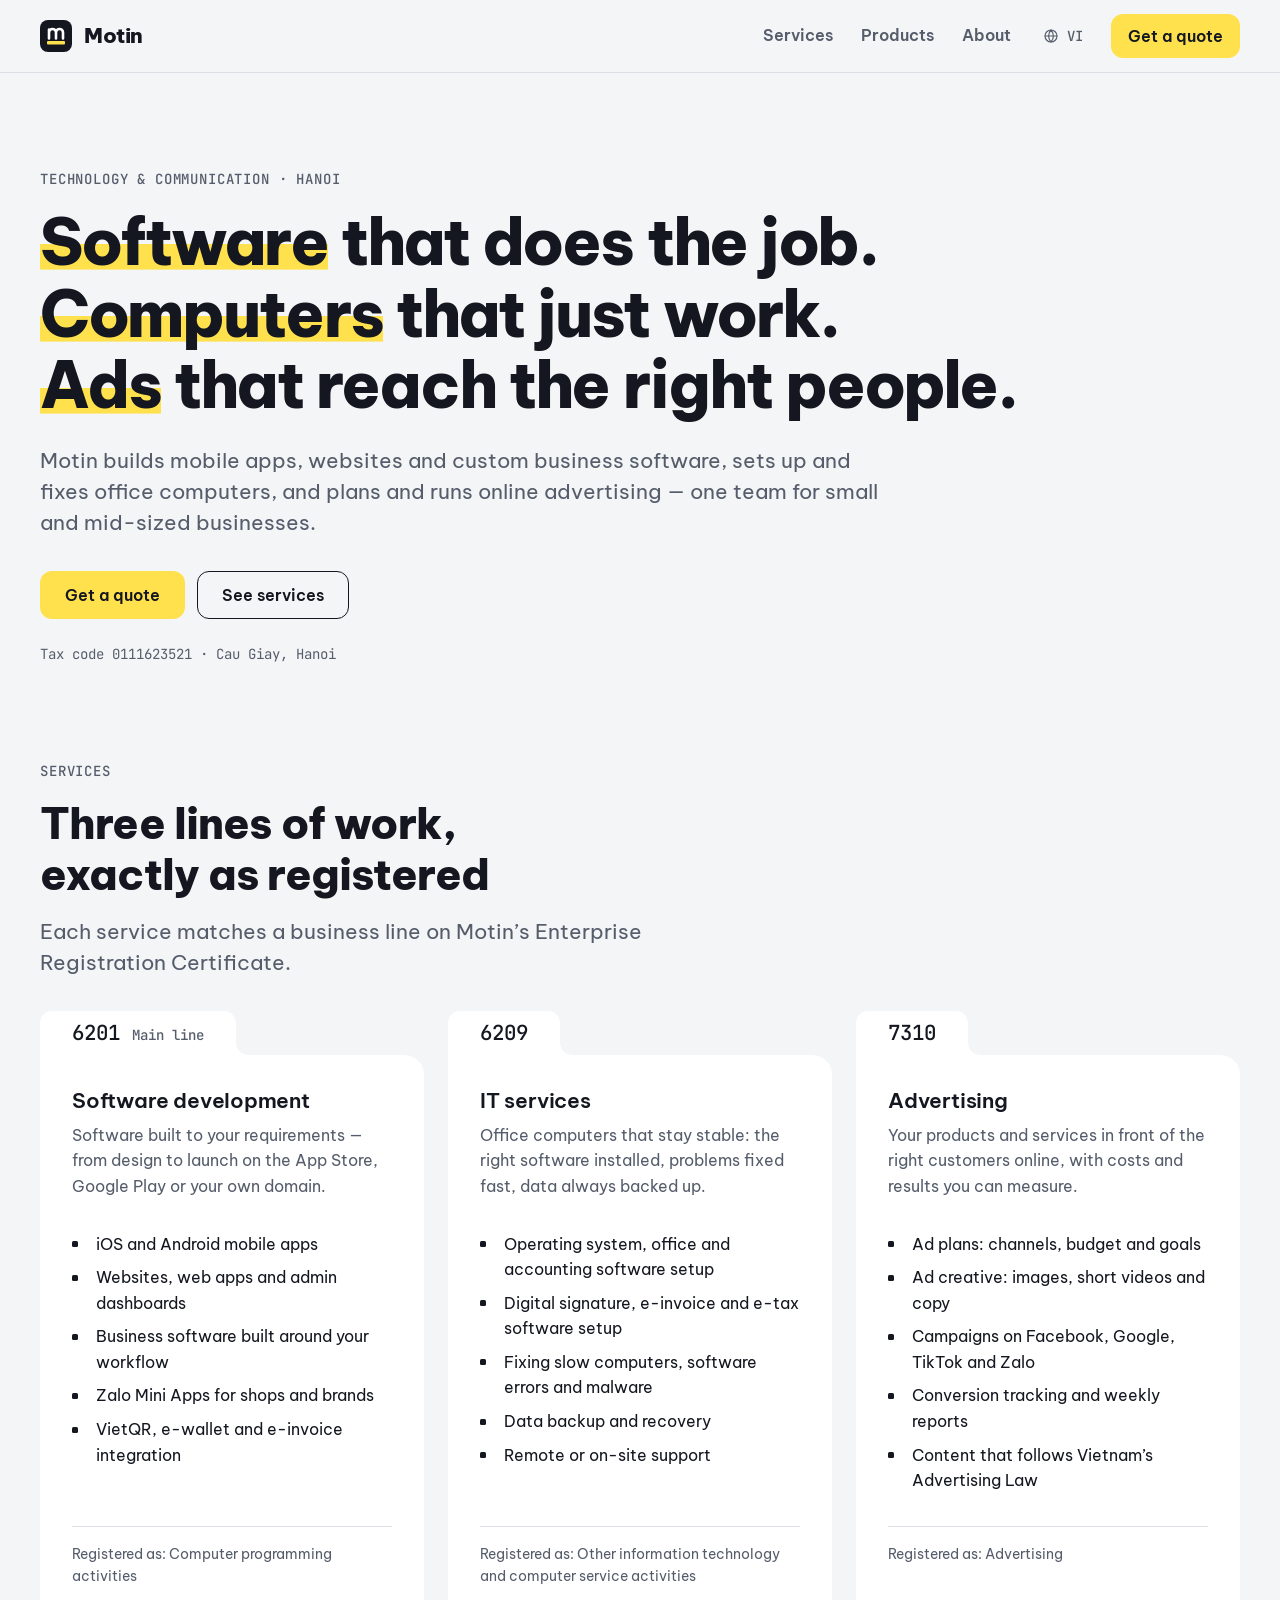
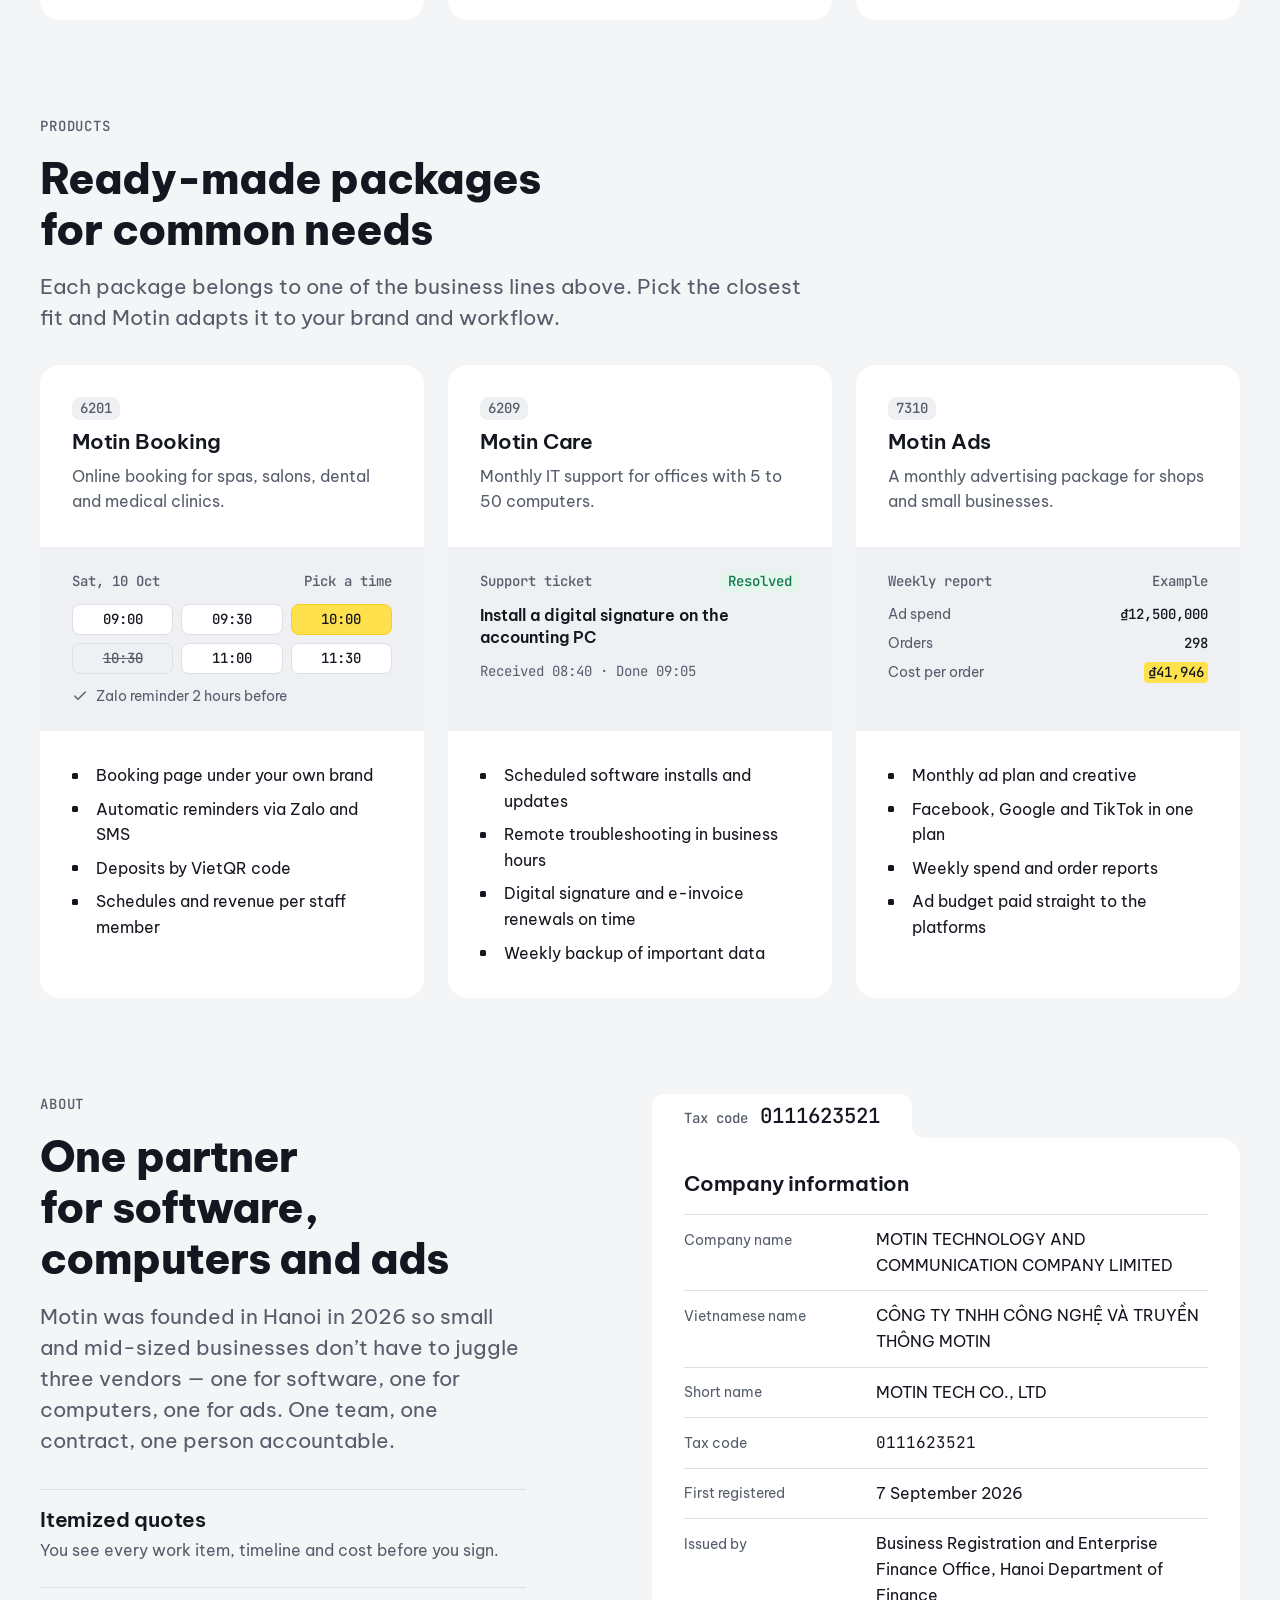
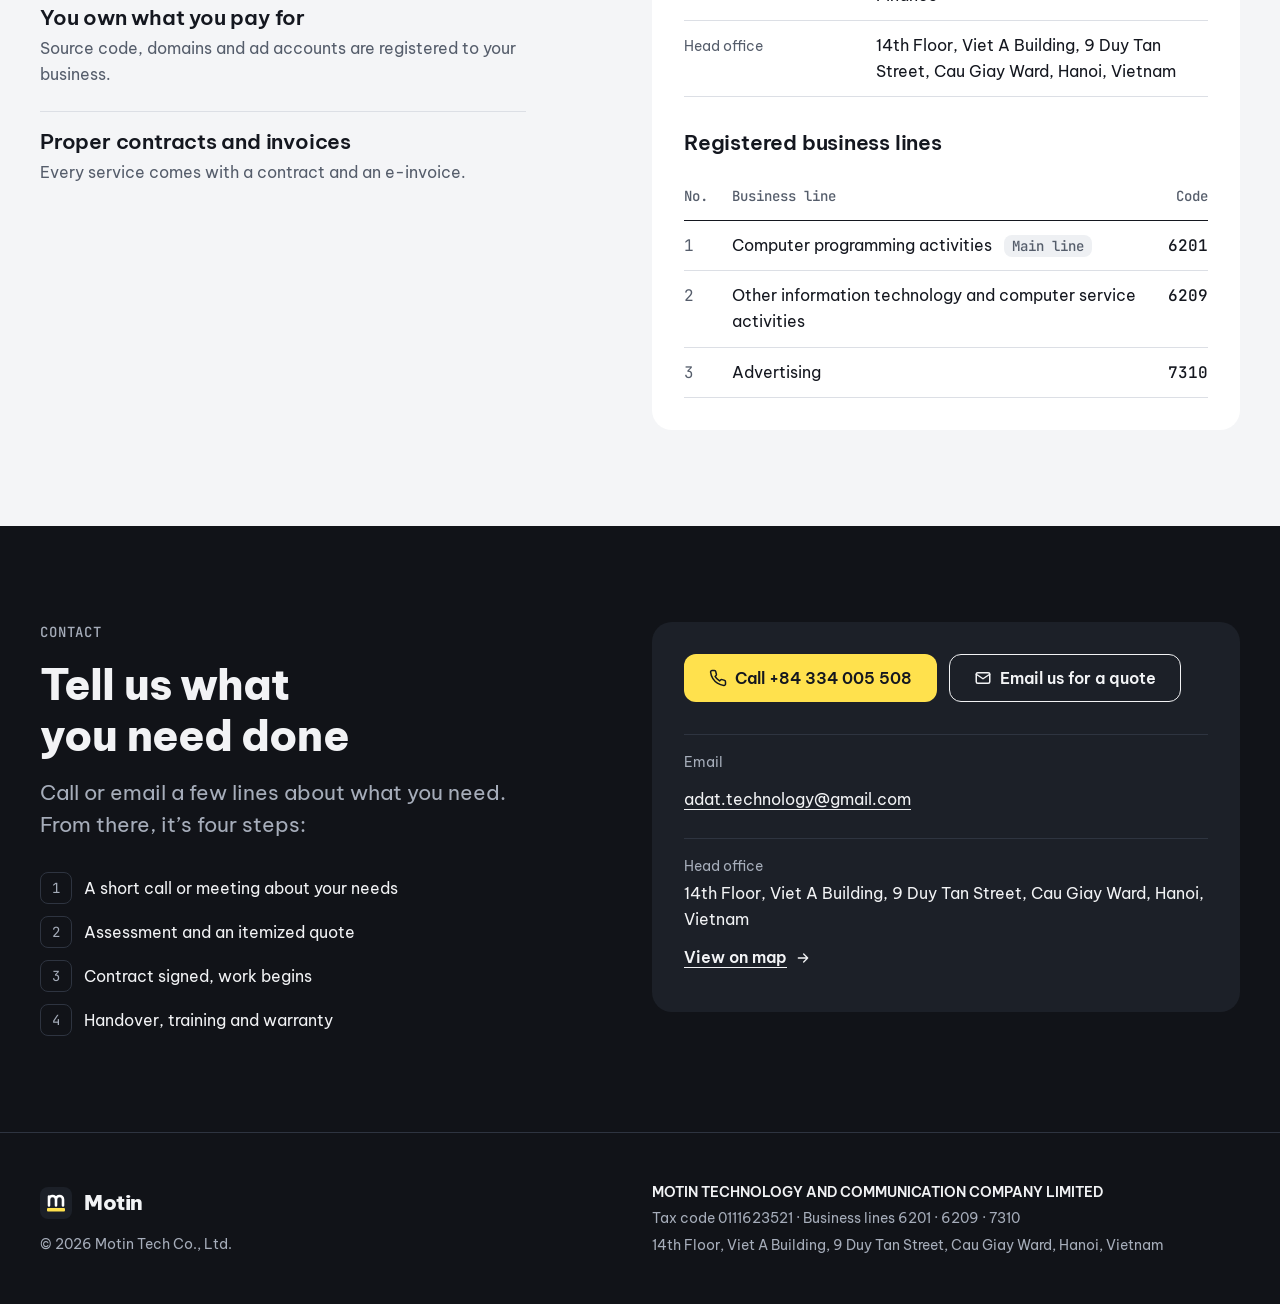
<file: index.html>
<!doctype html>
<html lang="en">
<head>
  <meta charset="utf-8">
  <meta name="viewport" content="width=device-width, initial-scale=1">
  <title>Motin — Software development, IT services &amp; advertising</title>
  <meta name="description" content="Motin Technology and Communication Co., Ltd (Hanoi, tax code 0111623521) builds apps, websites and business software, sets up and fixes office computers, and runs online advertising.">
  <meta name="theme-color" content="#F4F5F7">
  <meta property="og:type" content="website">
  <meta property="og:site_name" content="Motin">
  <meta property="og:locale" content="en_US">
  <meta property="og:locale:alternate" content="vi_VN">
  <meta property="og:title" content="Motin — Software development, IT services &amp; advertising">
  <meta property="og:description" content="Apps, websites and business software; office computer setup and troubleshooting; online advertising. Hanoi, Vietnam.">
  <link rel="icon" href="assets/favicon.svg" type="image/svg+xml">
  <link rel="preconnect" href="https://fonts.googleapis.com">
  <link rel="preconnect" href="https://fonts.gstatic.com" crossorigin>
  <link rel="stylesheet" href="https://fonts.googleapis.com/css2?family=Be+Vietnam+Pro:wght@400;600;800&amp;family=JetBrains+Mono:wght@500&amp;display=swap">
  <link rel="stylesheet" href="assets/style.css">
  <script type="application/ld+json">
  {
    "@context": "https://schema.org",
    "@type": "Organization",
    "name": "Motin",
    "legalName": "MOTIN TECHNOLOGY AND COMMUNICATION COMPANY LIMITED",
    "alternateName": ["CÔNG TY TNHH CÔNG NGHỆ VÀ TRUYỀN THÔNG MOTIN", "MOTIN TECH CO., LTD"],
    "taxID": "0111623521",
    "foundingDate": "2026-09-07",
    "telephone": "+84334005508",
    "email": "adat.technology@gmail.com",
    "address": {
      "@type": "PostalAddress",
      "streetAddress": "Tầng 14, Tòa nhà Việt Á, Số 9 Duy Tân, Phường Cầu Giấy",
      "addressLocality": "Hà Nội",
      "addressCountry": "VN"
    }
  }
  </script>
</head>
<body id="top">
  <a class="skip-link" href="#main">Skip to content</a>

  <header class="site-header">
    <div class="container site-header__bar">
      <a class="brand" href="#top">
        <svg class="brand__mark" viewBox="0 0 32 32" aria-hidden="true" focusable="false">
          <rect class="m-bg" width="32" height="32" rx="8"/>
          <path class="m-glyph" d="M9 18.5v-9M9 12.5a3.5 3.5 0 0 1 7 0v6M16 12.5a3.5 3.5 0 0 1 7 0v6" fill="none" stroke-width="2.6" stroke-linecap="round" stroke-linejoin="round"/>
          <rect class="m-bar" x="7" y="21" width="18" height="3.5" rx="1"/>
        </svg>
        Motin
      </a>
      <nav class="site-nav" aria-label="Main">
        <ul class="site-nav__links">
          <li><a href="#services">Services</a></li>
          <li><a href="#products">Products</a></li>
          <li><a href="#about">About</a></li>
        </ul>
        <a class="lang" href="vi/index.html" hreflang="vi" lang="vi">
          <svg viewBox="0 0 24 24" fill="none" stroke="currentColor" stroke-width="1.75" stroke-linecap="round" stroke-linejoin="round" aria-hidden="true" focusable="false"><circle cx="12" cy="12" r="9"/><path d="M3 12h18M12 3c2.4 2.5 3.6 5.5 3.6 9s-1.2 6.5-3.6 9c-2.4-2.5-3.6-5.5-3.6-9S9.6 5.5 12 3z"/></svg>
          VI<span class="sr-only"> – Tiếng Việt</span>
        </a>
        <a class="btn btn--primary btn--sm" href="#contact">Get a quote</a>
      </nav>
    </div>
  </header>

  <main id="main">
    <section class="hero" aria-labelledby="hero-title">
      <div class="container">
        <p class="eyebrow">Technology &amp; communication · Hanoi</p>
        <h1 class="hero__title" id="hero-title">
          <span><span class="hl" style="--i: 0">Software</span> that does the job.</span>
          <span><span class="hl" style="--i: 1">Computers</span> that just work.</span>
          <span><span class="hl" style="--i: 2">Ads</span> that reach the right people.</span>
        </h1>
        <p class="lead">Motin builds mobile apps, websites and custom business software, sets up and fixes office computers, and plans and runs online advertising — one team for small and mid-sized businesses.</p>
        <div class="hero__actions">
          <a class="btn btn--primary" href="#contact">Get a quote</a>
          <a class="btn btn--ghost" href="#services">See services</a>
        </div>
        <p class="hero__meta mono">Tax code 0111623521 · Cau Giay, Hanoi</p>
      </div>
    </section>

    <section class="section" id="services" aria-labelledby="services-title">
      <div class="container">
        <div class="section-head">
          <p class="eyebrow">Services</p>
          <h2 class="h2" id="services-title">Three lines of work, exactly as registered</h2>
          <p class="lead">Each service matches a business line on Motin’s Enterprise Registration Certificate.</p>
        </div>

        <div class="grid-3">
          <article class="folder" aria-labelledby="s-6201">
            <p class="folder__tab"><span><span class="sr-only">Business line code</span><span class="folder__code">6201</span><span class="folder__note">Main line</span></span></p>
            <div class="folder__head">
              <h3 id="s-6201">Software development</h3>
              <p>Software built to your requirements — from design to launch on the App Store, Google Play or your own domain.</p>
            </div>
            <ul class="ticks">
              <li>iOS and Android mobile apps</li>
              <li>Websites, web apps and admin dashboards</li>
              <li>Business software built around your workflow</li>
              <li>Zalo Mini Apps for shops and brands</li>
              <li>VietQR, e-wallet and e-invoice integration</li>
            </ul>
            <p class="folder__foot">Registered as: Computer programming activities</p>
          </article>

          <article class="folder" aria-labelledby="s-6209">
            <p class="folder__tab"><span><span class="sr-only">Business line code</span><span class="folder__code">6209</span></span></p>
            <div class="folder__head">
              <h3 id="s-6209">IT services</h3>
              <p>Office computers that stay stable: the right software installed, problems fixed fast, data always backed up.</p>
            </div>
            <ul class="ticks">
              <li>Operating system, office and accounting software setup</li>
              <li>Digital signature, e-invoice and e-tax software setup</li>
              <li>Fixing slow computers, software errors and malware</li>
              <li>Data backup and recovery</li>
              <li>Remote or on-site support</li>
            </ul>
            <p class="folder__foot">Registered as: Other information technology and computer service activities</p>
          </article>

          <article class="folder" aria-labelledby="s-7310">
            <p class="folder__tab"><span><span class="sr-only">Business line code</span><span class="folder__code">7310</span></span></p>
            <div class="folder__head">
              <h3 id="s-7310">Advertising</h3>
              <p>Your products and services in front of the right customers online, with costs and results you can measure.</p>
            </div>
            <ul class="ticks">
              <li>Ad plans: channels, budget and goals</li>
              <li>Ad creative: images, short videos and copy</li>
              <li>Campaigns on Facebook, Google, TikTok and Zalo</li>
              <li>Conversion tracking and weekly reports</li>
              <li>Content that follows Vietnam’s Advertising Law</li>
            </ul>
            <p class="folder__foot">Registered as: Advertising</p>
          </article>
        </div>
      </div>
    </section>

    <section class="section" id="products" aria-labelledby="products-title">
      <div class="container">
        <div class="section-head">
          <p class="eyebrow">Products</p>
          <h2 class="h2" id="products-title">Ready-made packages for common needs</h2>
          <p class="lead">Each package belongs to one of the business lines above. Pick the closest fit and Motin adapts it to your brand and workflow.</p>
        </div>

        <div class="grid-3">
          <article class="product" aria-labelledby="p-booking">
            <div class="product__head">
              <span class="chip"><span class="sr-only">Business line code </span>6201</span>
              <h3 id="p-booking">Motin Booking</h3>
              <p>Online booking for spas, salons, dental and medical clinics.</p>
            </div>
            <div class="specimen" role="img" aria-label="Illustration: a customer picking an appointment time">
              <div class="specimen__head"><span>Sat, 10 Oct</span><span>Pick a time</span></div>
              <div class="slots">
                <span class="slot">09:00</span>
                <span class="slot">09:30</span>
                <span class="slot slot--picked">10:00</span>
                <span class="slot slot--full">10:30</span>
                <span class="slot">11:00</span>
                <span class="slot">11:30</span>
              </div>
              <p class="specimen__foot"><svg viewBox="0 0 24 24" fill="none" stroke="currentColor" stroke-width="2" stroke-linecap="round" stroke-linejoin="round" aria-hidden="true" focusable="false"><path d="M20 6 9 17l-5-5"/></svg>Zalo reminder 2 hours before</p>
            </div>
            <ul class="ticks">
              <li>Booking page under your own brand</li>
              <li>Automatic reminders via Zalo and SMS</li>
              <li>Deposits by VietQR code</li>
              <li>Schedules and revenue per staff member</li>
            </ul>
          </article>

          <article class="product" aria-labelledby="p-care">
            <div class="product__head">
              <span class="chip"><span class="sr-only">Business line code </span>6209</span>
              <h3 id="p-care">Motin Care</h3>
              <p>Monthly IT support for offices with 5 to 50 computers.</p>
            </div>
            <div class="specimen" role="img" aria-label="Illustration: a resolved support ticket">
              <div class="specimen__head"><span>Support ticket</span><span class="status">Resolved</span></div>
              <p class="ticket-title">Install a digital signature on the accounting PC</p>
              <p class="specimen__foot mono">Received 08:40 · Done 09:05</p>
            </div>
            <ul class="ticks">
              <li>Scheduled software installs and updates</li>
              <li>Remote troubleshooting in business hours</li>
              <li>Digital signature and e-invoice renewals on time</li>
              <li>Weekly backup of important data</li>
            </ul>
          </article>

          <article class="product" aria-labelledby="p-ads">
            <div class="product__head">
              <span class="chip"><span class="sr-only">Business line code </span>7310</span>
              <h3 id="p-ads">Motin Ads</h3>
              <p>A monthly advertising package for shops and small businesses.</p>
            </div>
            <div class="specimen" role="img" aria-label="Illustration: an example weekly ad report">
              <div class="specimen__head"><span>Weekly report</span><span>Example</span></div>
              <dl class="report">
                <div><dt>Ad spend</dt><dd>₫12,500,000</dd></div>
                <div><dt>Orders</dt><dd>298</dd></div>
                <div class="is-key"><dt>Cost per order</dt><dd>₫41,946</dd></div>
              </dl>
            </div>
            <ul class="ticks">
              <li>Monthly ad plan and creative</li>
              <li>Facebook, Google and TikTok in one plan</li>
              <li>Weekly spend and order reports</li>
              <li>Ad budget paid straight to the platforms</li>
            </ul>
          </article>
        </div>
      </div>
    </section>

    <section class="section section--end" id="about" aria-labelledby="about-title">
      <div class="container split">
        <div class="about__intro">
          <div class="section-head">
            <p class="eyebrow">About</p>
            <h2 class="h2" id="about-title">One partner for software, computers and ads</h2>
            <p class="lead">Motin was founded in Hanoi in 2026 so small and mid-sized businesses don’t have to juggle three vendors — one for software, one for computers, one for ads. One team, one contract, one person accountable.</p>
          </div>
          <ul class="principles">
            <li>
              <h3>Itemized quotes</h3>
              <p>You see every work item, timeline and cost before you sign.</p>
            </li>
            <li>
              <h3>You own what you pay for</h3>
              <p>Source code, domains and ad accounts are registered to your business.</p>
            </li>
            <li>
              <h3>Proper contracts and invoices</h3>
              <p>Every service comes with a contract and an e-invoice.</p>
            </li>
          </ul>
        </div>

        <article class="folder" aria-labelledby="registry-title">
          <p class="folder__tab"><span><span class="folder__note">Tax code</span><span class="folder__code">0111623521</span></span></p>
          <div class="registry__group">
            <h3 id="registry-title">Company information</h3>
            <dl class="facts">
              <div><dt>Company name</dt><dd>MOTIN TECHNOLOGY AND COMMUNICATION COMPANY LIMITED</dd></div>
              <div><dt>Vietnamese name</dt><dd lang="vi">CÔNG TY TNHH CÔNG NGHỆ VÀ TRUYỀN THÔNG MOTIN</dd></div>
              <div><dt>Short name</dt><dd>MOTIN TECH CO., LTD</dd></div>
              <div><dt>Tax code</dt><dd class="mono">0111623521</dd></div>
              <div><dt>First registered</dt><dd>7 September 2026</dd></div>
              <div><dt>Issued by</dt><dd>Business Registration and Enterprise Finance Office, Hanoi Department of Finance</dd></div>
              <div><dt>Head office</dt><dd>14th Floor, Viet A Building, 9 Duy Tan Street, Cau Giay Ward, Hanoi, Vietnam</dd></div>
            </dl>
          </div>
          <div class="registry__group">
            <h3>Registered business lines</h3>
            <table class="reg">
              <thead>
                <tr><th scope="col" class="reg__no">No.</th><th scope="col">Business line</th><th scope="col" class="reg__code">Code</th></tr>
              </thead>
              <tbody>
                <tr><td class="reg__no">1</td><td>Computer programming activities <span class="chip">Main line</span></td><td class="reg__code">6201</td></tr>
                <tr><td class="reg__no">2</td><td>Other information technology and computer service activities</td><td class="reg__code">6209</td></tr>
                <tr><td class="reg__no">3</td><td>Advertising</td><td class="reg__code">7310</td></tr>
              </tbody>
            </table>
          </div>
        </article>
      </div>
    </section>

    <section class="section section--ink section--end" id="contact" aria-labelledby="contact-title">
      <div class="container split">
        <div class="contact__intro">
          <div class="section-head">
            <p class="eyebrow">Contact</p>
            <h2 class="h2" id="contact-title">Tell us what you need done</h2>
            <p class="lead">Call or email a few lines about what you need. From there, it’s four steps:</p>
          </div>
          <ol class="steps">
            <li><span>A short call or meeting about your needs</span></li>
            <li><span>Assessment and an itemized quote</span></li>
            <li><span>Contract signed, work begins</span></li>
            <li><span>Handover, training and warranty</span></li>
          </ol>
        </div>

        <div class="contact__card">
          <div class="contact__actions">
            <a class="btn btn--primary" href="tel:+84334005508">
              <svg viewBox="0 0 24 24" fill="none" stroke="currentColor" stroke-width="2" stroke-linecap="round" stroke-linejoin="round" aria-hidden="true" focusable="false"><path d="M22 16.92v3a2 2 0 0 1-2.18 2 19.8 19.8 0 0 1-8.63-3.07 19.5 19.5 0 0 1-6-6A19.8 19.8 0 0 1 2.12 4.18 2 2 0 0 1 4.11 2h3a2 2 0 0 1 2 1.72c.13.96.36 1.9.7 2.81a2 2 0 0 1-.45 2.11L8.09 9.91a16 16 0 0 0 6 6l1.27-1.27a2 2 0 0 1 2.11-.45c.91.34 1.85.57 2.81.7A2 2 0 0 1 22 16.92z"/></svg>
              Call +84 334 005 508
            </a>
            <a class="btn btn--ghost" href="mailto:adat.technology@gmail.com?subject=Quote%20request&amp;body=Hello%20Motin%2C%0D%0A%0D%0AI%20need%20help%20with%3A%20%28software%20development%20%2F%20IT%20services%20%2F%20advertising%29%0D%0AShort%20description%3A%0D%0APreferred%20timeline%3A%0D%0ACompany%20name%3A%0D%0APhone%20number%3A%0D%0A">
              <svg viewBox="0 0 24 24" fill="none" stroke="currentColor" stroke-width="2" stroke-linecap="round" stroke-linejoin="round" aria-hidden="true" focusable="false"><rect x="3" y="5" width="18" height="14" rx="2"/><path d="m3 7 9 6 9-6"/></svg>
              Email us for a quote
            </a>
          </div>
          <dl class="contact__info">
            <div>
              <dt>Email</dt>
              <dd><a href="mailto:adat.technology@gmail.com">adat.technology@gmail.com</a></dd>
            </div>
            <div>
              <dt>Head office</dt>
              <dd>14th Floor, Viet A Building, 9 Duy Tan Street, Cau Giay Ward, Hanoi, Vietnam</dd>
              <dd>
                <a class="link-arrow" href="https://www.google.com/maps/search/?api=1&amp;query=T%C3%B2a%20nh%C3%A0%20Vi%E1%BB%87t%20%C3%81%2C%209%20Duy%20T%C3%A2n%2C%20C%E1%BA%A7u%20Gi%E1%BA%A5y%2C%20H%C3%A0%20N%E1%BB%99i">
                  View on map
                  <svg viewBox="0 0 24 24" fill="none" stroke="currentColor" stroke-width="2" stroke-linecap="round" stroke-linejoin="round" aria-hidden="true" focusable="false"><path d="M5 12h14M13 6l6 6-6 6"/></svg>
                </a>
              </dd>
            </div>
          </dl>
        </div>
      </div>
    </section>
  </main>

  <footer class="site-footer">
    <div class="container site-footer__inner">
      <div class="site-footer__brand">
        <a class="brand" href="#top">
          <svg class="brand__mark" viewBox="0 0 32 32" aria-hidden="true" focusable="false">
            <rect class="m-bg" width="32" height="32" rx="8"/>
            <path class="m-glyph" d="M9 18.5v-9M9 12.5a3.5 3.5 0 0 1 7 0v6M16 12.5a3.5 3.5 0 0 1 7 0v6" fill="none" stroke-width="2.6" stroke-linecap="round" stroke-linejoin="round"/>
            <rect class="m-bar" x="7" y="21" width="18" height="3.5" rx="1"/>
          </svg>
          Motin
        </a>
        <p>© 2026 Motin Tech Co., Ltd.</p>
      </div>
      <div class="site-footer__legal">
        <p><strong>MOTIN TECHNOLOGY AND COMMUNICATION COMPANY LIMITED</strong></p>
        <p>Tax code 0111623521 · Business lines 6201 · 6209 · 7310</p>
        <p>14th Floor, Viet A Building, 9 Duy Tan Street, Cau Giay Ward, Hanoi, Vietnam</p>
      </div>
    </div>
  </footer>
</body>
</html>
</file>
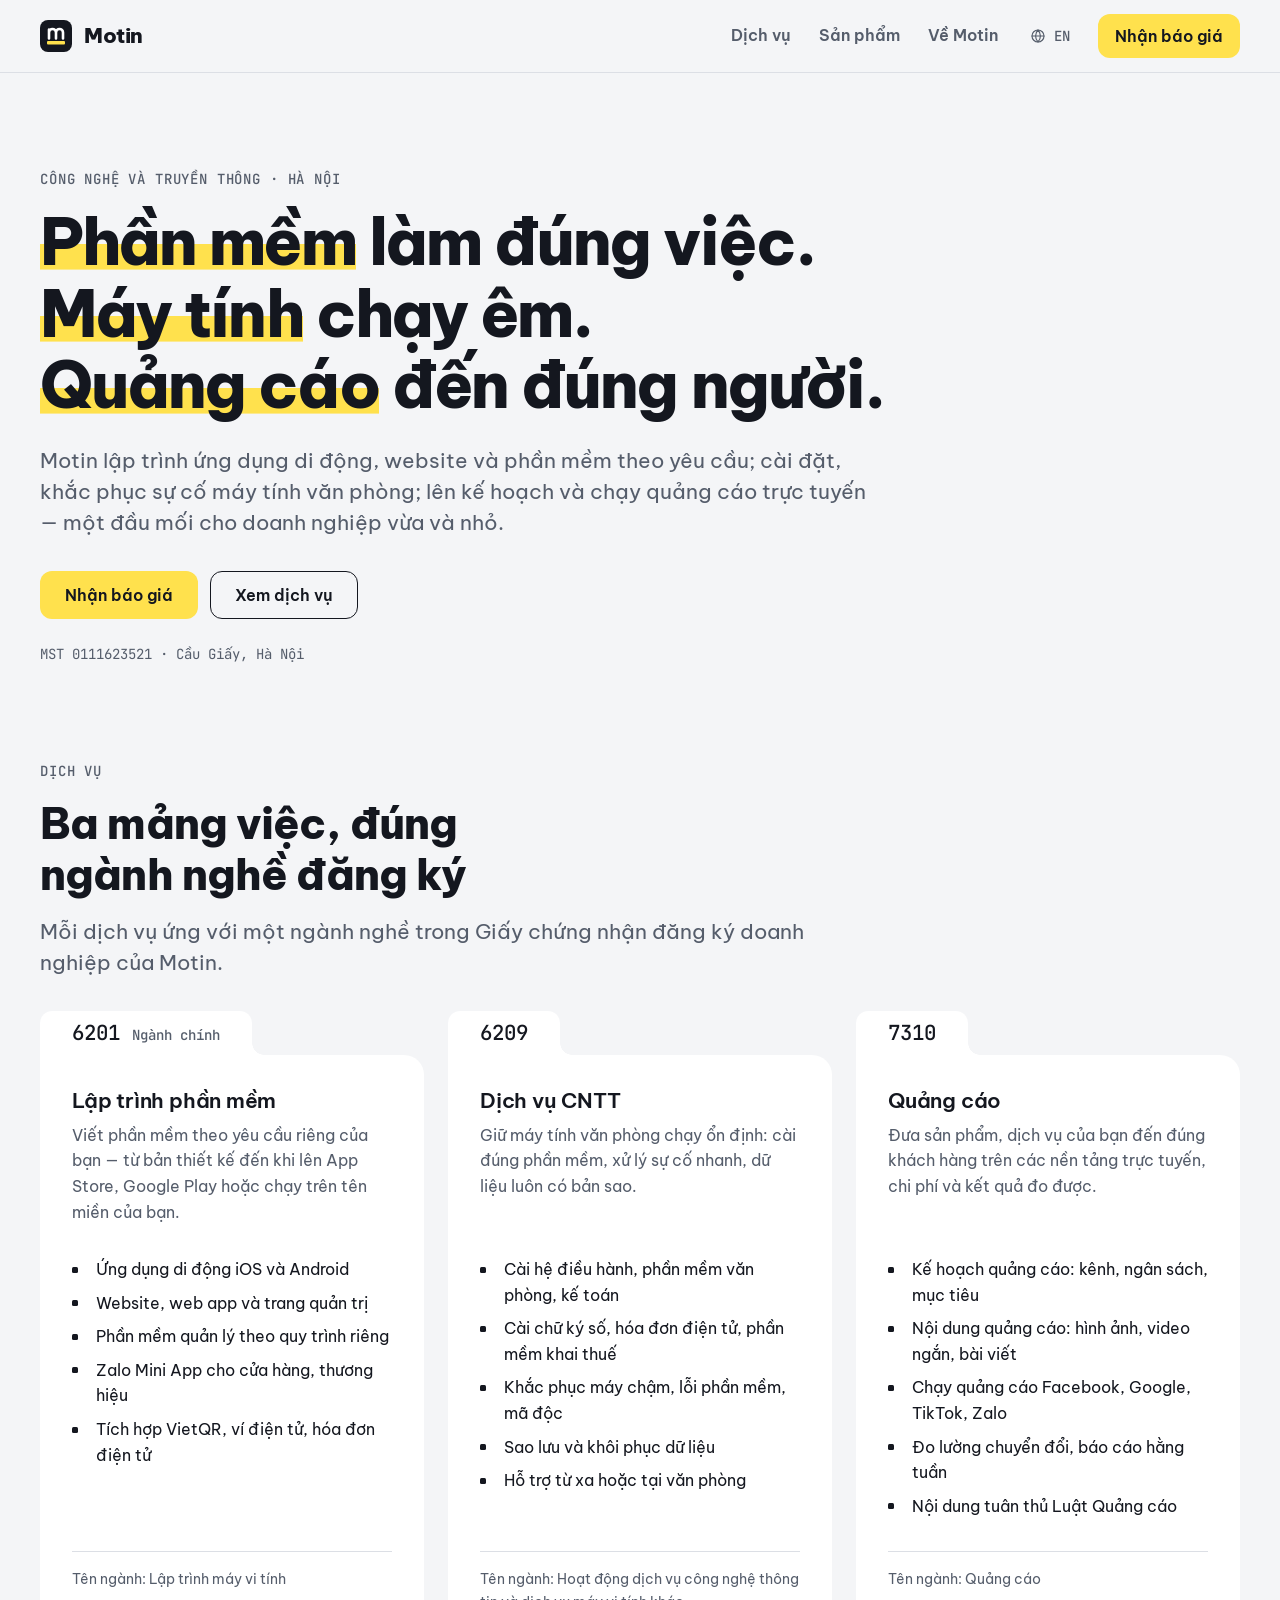
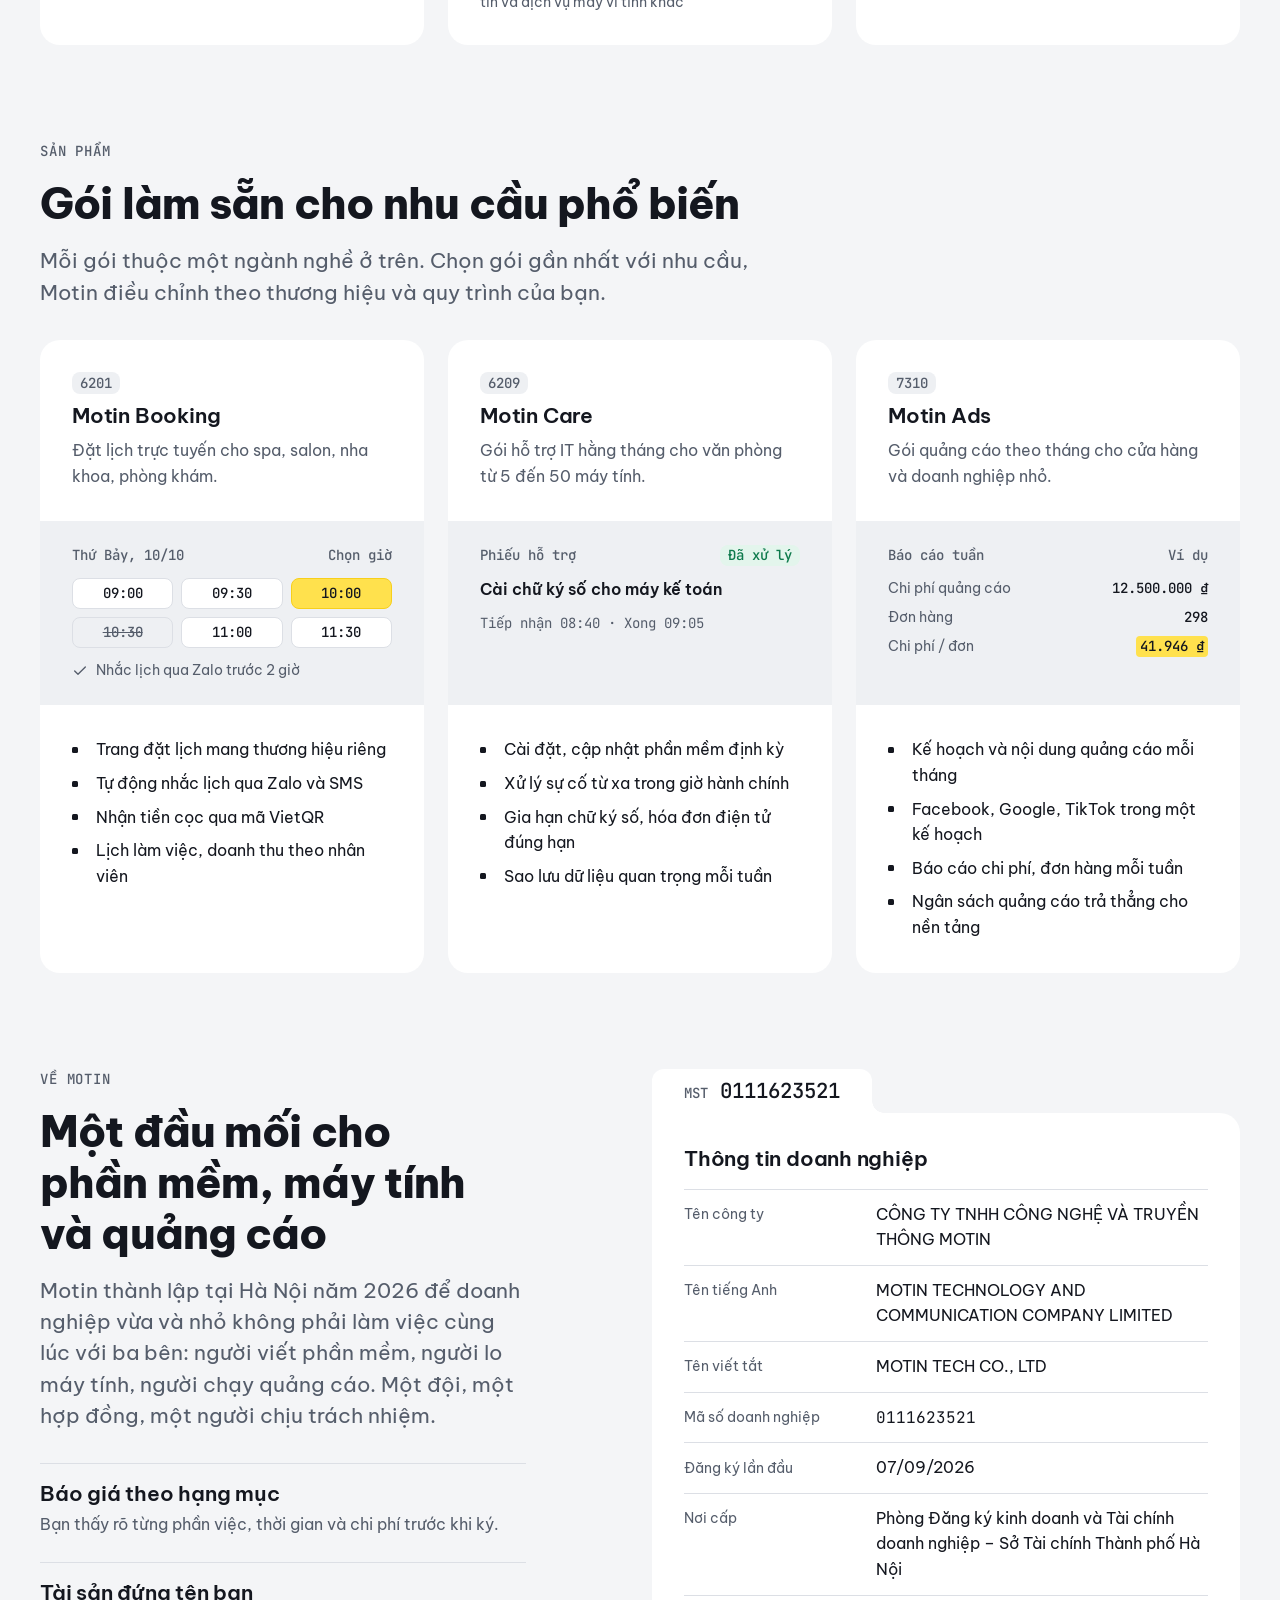
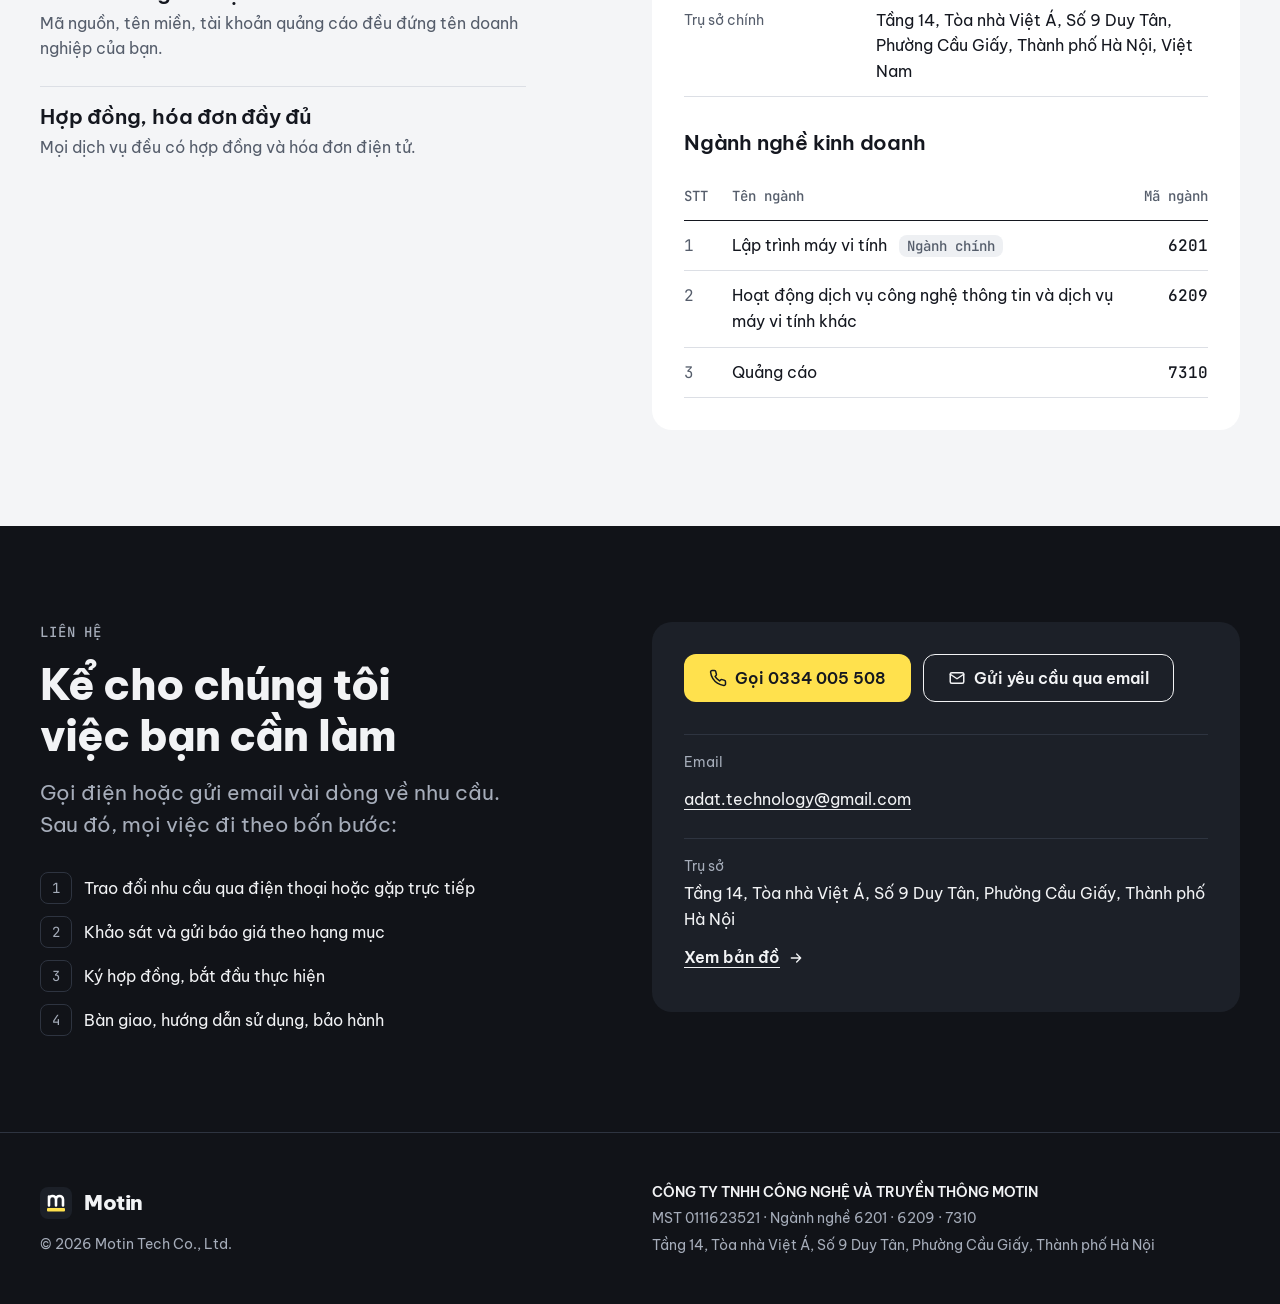
<file: vi/index.html>
<!doctype html>
<html lang="vi">
<head>
  <meta charset="utf-8">
  <meta name="viewport" content="width=device-width, initial-scale=1">
  <title>Motin — Lập trình phần mềm, dịch vụ CNTT và quảng cáo</title>
  <meta name="description" content="Công ty TNHH Công nghệ và Truyền thông Motin (MST 0111623521, Hà Nội): lập trình ứng dụng, website, phần mềm theo yêu cầu; cài đặt, khắc phục sự cố máy tính; chạy quảng cáo trực tuyến.">
  <meta name="theme-color" content="#F4F5F7">
  <meta property="og:type" content="website">
  <meta property="og:site_name" content="Motin">
  <meta property="og:locale" content="vi_VN">
  <meta property="og:locale:alternate" content="en_US">
  <meta property="og:title" content="Motin — Lập trình phần mềm, dịch vụ CNTT và quảng cáo">
  <meta property="og:description" content="Ứng dụng, website, phần mềm theo yêu cầu; cài đặt và khắc phục sự cố máy tính văn phòng; quảng cáo trực tuyến. Hà Nội.">
  <link rel="icon" href="../assets/favicon.svg" type="image/svg+xml">
  <link rel="preconnect" href="https://fonts.googleapis.com">
  <link rel="preconnect" href="https://fonts.gstatic.com" crossorigin>
  <link rel="stylesheet" href="https://fonts.googleapis.com/css2?family=Be+Vietnam+Pro:wght@400;600;800&amp;family=JetBrains+Mono:wght@500&amp;display=swap">
  <link rel="stylesheet" href="../assets/style.css">
  <script type="application/ld+json">
  {
    "@context": "https://schema.org",
    "@type": "Organization",
    "name": "Motin",
    "legalName": "CÔNG TY TNHH CÔNG NGHỆ VÀ TRUYỀN THÔNG MOTIN",
    "alternateName": ["MOTIN TECHNOLOGY AND COMMUNICATION COMPANY LIMITED", "MOTIN TECH CO., LTD"],
    "taxID": "0111623521",
    "foundingDate": "2026-09-07",
    "telephone": "+84334005508",
    "email": "adat.technology@gmail.com",
    "address": {
      "@type": "PostalAddress",
      "streetAddress": "Tầng 14, Tòa nhà Việt Á, Số 9 Duy Tân, Phường Cầu Giấy",
      "addressLocality": "Hà Nội",
      "addressCountry": "VN"
    }
  }
  </script>
</head>
<body id="top">
  <a class="skip-link" href="#noi-dung">Bỏ qua đến nội dung</a>

  <header class="site-header">
    <div class="container site-header__bar">
      <a class="brand" href="#top">
        <svg class="brand__mark" viewBox="0 0 32 32" aria-hidden="true" focusable="false">
          <rect class="m-bg" width="32" height="32" rx="8"/>
          <path class="m-glyph" d="M9 18.5v-9M9 12.5a3.5 3.5 0 0 1 7 0v6M16 12.5a3.5 3.5 0 0 1 7 0v6" fill="none" stroke-width="2.6" stroke-linecap="round" stroke-linejoin="round"/>
          <rect class="m-bar" x="7" y="21" width="18" height="3.5" rx="1"/>
        </svg>
        Motin
      </a>
      <nav class="site-nav" aria-label="Điều hướng chính">
        <ul class="site-nav__links">
          <li><a href="#dich-vu">Dịch vụ</a></li>
          <li><a href="#san-pham">Sản phẩm</a></li>
          <li><a href="#ve-motin">Về Motin</a></li>
        </ul>
        <a class="lang" href="../index.html" hreflang="en" lang="en">
          <svg viewBox="0 0 24 24" fill="none" stroke="currentColor" stroke-width="1.75" stroke-linecap="round" stroke-linejoin="round" aria-hidden="true" focusable="false"><circle cx="12" cy="12" r="9"/><path d="M3 12h18M12 3c2.4 2.5 3.6 5.5 3.6 9s-1.2 6.5-3.6 9c-2.4-2.5-3.6-5.5-3.6-9S9.6 5.5 12 3z"/></svg>
          EN<span class="sr-only"> – English</span>
        </a>
        <a class="btn btn--primary btn--sm" href="#lien-he">Nhận báo giá</a>
      </nav>
    </div>
  </header>

  <main id="noi-dung">
    <section class="hero" aria-labelledby="hero-title">
      <div class="container">
        <p class="eyebrow">Công nghệ và truyền thông · Hà Nội</p>
        <h1 class="hero__title" id="hero-title">
          <span><span class="hl" style="--i: 0">Phần mềm</span> làm đúng&nbsp;việc.</span>
          <span><span class="hl" style="--i: 1">Máy tính</span> chạy&nbsp;êm.</span>
          <span><span class="hl" style="--i: 2">Quảng cáo</span> đến đúng&nbsp;người.</span>
        </h1>
        <p class="lead">Motin lập trình ứng dụng di động, website và phần mềm theo yêu cầu; cài đặt, khắc phục sự cố máy tính văn phòng; lên kế hoạch và chạy quảng cáo trực tuyến — một đầu mối cho doanh nghiệp vừa và nhỏ.</p>
        <div class="hero__actions">
          <a class="btn btn--primary" href="#lien-he">Nhận báo giá</a>
          <a class="btn btn--ghost" href="#dich-vu">Xem dịch vụ</a>
        </div>
        <p class="hero__meta mono">MST 0111623521 · Cầu Giấy, Hà Nội</p>
      </div>
    </section>

    <section class="section" id="dich-vu" aria-labelledby="dich-vu-title">
      <div class="container">
        <div class="section-head">
          <p class="eyebrow">Dịch vụ</p>
          <h2 class="h2" id="dich-vu-title">Ba mảng&nbsp;việc, đúng ngành&nbsp;nghề đăng&nbsp;ký</h2>
          <p class="lead">Mỗi dịch vụ ứng với một ngành nghề trong Giấy chứng nhận đăng ký doanh nghiệp của Motin.</p>
        </div>

        <div class="grid-3">
          <article class="folder" aria-labelledby="s-6201">
            <p class="folder__tab"><span><span class="sr-only">Mã ngành</span><span class="folder__code">6201</span><span class="folder__note">Ngành chính</span></span></p>
            <div class="folder__head">
              <h3 id="s-6201">Lập trình phần mềm</h3>
              <p>Viết phần mềm theo yêu cầu riêng của bạn — từ bản thiết kế đến khi lên App Store, Google Play hoặc chạy trên tên miền của bạn.</p>
            </div>
            <ul class="ticks">
              <li>Ứng dụng di động iOS và Android</li>
              <li>Website, web app và trang quản trị</li>
              <li>Phần mềm quản lý theo quy trình riêng</li>
              <li>Zalo Mini App cho cửa hàng, thương hiệu</li>
              <li>Tích hợp VietQR, ví điện tử, hóa đơn điện tử</li>
            </ul>
            <p class="folder__foot">Tên ngành: Lập trình máy vi tính</p>
          </article>

          <article class="folder" aria-labelledby="s-6209">
            <p class="folder__tab"><span><span class="sr-only">Mã ngành</span><span class="folder__code">6209</span></span></p>
            <div class="folder__head">
              <h3 id="s-6209">Dịch vụ CNTT</h3>
              <p>Giữ máy tính văn phòng chạy ổn định: cài đúng phần mềm, xử lý sự cố nhanh, dữ liệu luôn có bản sao.</p>
            </div>
            <ul class="ticks">
              <li>Cài hệ điều hành, phần mềm văn phòng, kế toán</li>
              <li>Cài chữ ký số, hóa đơn điện tử, phần mềm khai thuế</li>
              <li>Khắc phục máy chậm, lỗi phần mềm, mã độc</li>
              <li>Sao lưu và khôi phục dữ liệu</li>
              <li>Hỗ trợ từ xa hoặc tại văn phòng</li>
            </ul>
            <p class="folder__foot">Tên ngành: Hoạt động dịch vụ công nghệ thông tin và dịch vụ máy vi tính khác</p>
          </article>

          <article class="folder" aria-labelledby="s-7310">
            <p class="folder__tab"><span><span class="sr-only">Mã ngành</span><span class="folder__code">7310</span></span></p>
            <div class="folder__head">
              <h3 id="s-7310">Quảng cáo</h3>
              <p>Đưa sản phẩm, dịch vụ của bạn đến đúng khách hàng trên các nền tảng trực tuyến, chi phí và kết quả đo được.</p>
            </div>
            <ul class="ticks">
              <li>Kế hoạch quảng cáo: kênh, ngân sách, mục tiêu</li>
              <li>Nội dung quảng cáo: hình ảnh, video ngắn, bài viết</li>
              <li>Chạy quảng cáo Facebook, Google, TikTok, Zalo</li>
              <li>Đo lường chuyển đổi, báo cáo hằng tuần</li>
              <li>Nội dung tuân thủ Luật Quảng cáo</li>
            </ul>
            <p class="folder__foot">Tên ngành: Quảng cáo</p>
          </article>
        </div>
      </div>
    </section>

    <section class="section" id="san-pham" aria-labelledby="san-pham-title">
      <div class="container">
        <div class="section-head">
          <p class="eyebrow">Sản phẩm</p>
          <h2 class="h2" id="san-pham-title">Gói làm&nbsp;sẵn cho nhu&nbsp;cầu phổ&nbsp;biến</h2>
          <p class="lead">Mỗi gói thuộc một ngành nghề ở trên. Chọn gói gần nhất với nhu cầu, Motin điều chỉnh theo thương hiệu và quy trình của bạn.</p>
        </div>

        <div class="grid-3">
          <article class="product" aria-labelledby="p-booking">
            <div class="product__head">
              <span class="chip"><span class="sr-only">Mã ngành </span>6201</span>
              <h3 id="p-booking">Motin Booking</h3>
              <p>Đặt lịch trực tuyến cho spa, salon, nha khoa, phòng khám.</p>
            </div>
            <div class="specimen" role="img" aria-label="Minh họa: khách chọn giờ đặt lịch">
              <div class="specimen__head"><span>Thứ Bảy, 10/10</span><span>Chọn giờ</span></div>
              <div class="slots">
                <span class="slot">09:00</span>
                <span class="slot">09:30</span>
                <span class="slot slot--picked">10:00</span>
                <span class="slot slot--full">10:30</span>
                <span class="slot">11:00</span>
                <span class="slot">11:30</span>
              </div>
              <p class="specimen__foot"><svg viewBox="0 0 24 24" fill="none" stroke="currentColor" stroke-width="2" stroke-linecap="round" stroke-linejoin="round" aria-hidden="true" focusable="false"><path d="M20 6 9 17l-5-5"/></svg>Nhắc lịch qua Zalo trước 2 giờ</p>
            </div>
            <ul class="ticks">
              <li>Trang đặt lịch mang thương hiệu riêng</li>
              <li>Tự động nhắc lịch qua Zalo và SMS</li>
              <li>Nhận tiền cọc qua mã VietQR</li>
              <li>Lịch làm việc, doanh thu theo nhân viên</li>
            </ul>
          </article>

          <article class="product" aria-labelledby="p-care">
            <div class="product__head">
              <span class="chip"><span class="sr-only">Mã ngành </span>6209</span>
              <h3 id="p-care">Motin Care</h3>
              <p>Gói hỗ trợ IT hằng tháng cho văn phòng từ 5 đến 50 máy tính.</p>
            </div>
            <div class="specimen" role="img" aria-label="Minh họa: phiếu hỗ trợ đã xử lý">
              <div class="specimen__head"><span>Phiếu hỗ trợ</span><span class="status">Đã xử lý</span></div>
              <p class="ticket-title">Cài chữ ký số cho máy kế toán</p>
              <p class="specimen__foot mono">Tiếp nhận 08:40 · Xong 09:05</p>
            </div>
            <ul class="ticks">
              <li>Cài đặt, cập nhật phần mềm định kỳ</li>
              <li>Xử lý sự cố từ xa trong giờ hành chính</li>
              <li>Gia hạn chữ ký số, hóa đơn điện tử đúng hạn</li>
              <li>Sao lưu dữ liệu quan trọng mỗi tuần</li>
            </ul>
          </article>

          <article class="product" aria-labelledby="p-ads">
            <div class="product__head">
              <span class="chip"><span class="sr-only">Mã ngành </span>7310</span>
              <h3 id="p-ads">Motin Ads</h3>
              <p>Gói quảng cáo theo tháng cho cửa hàng và doanh nghiệp nhỏ.</p>
            </div>
            <div class="specimen" role="img" aria-label="Minh họa: ví dụ báo cáo quảng cáo hằng tuần">
              <div class="specimen__head"><span>Báo cáo tuần</span><span>Ví dụ</span></div>
              <dl class="report">
                <div><dt>Chi phí quảng cáo</dt><dd>12.500.000 ₫</dd></div>
                <div><dt>Đơn hàng</dt><dd>298</dd></div>
                <div class="is-key"><dt>Chi phí / đơn</dt><dd>41.946 ₫</dd></div>
              </dl>
            </div>
            <ul class="ticks">
              <li>Kế hoạch và nội dung quảng cáo mỗi tháng</li>
              <li>Facebook, Google, TikTok trong một kế hoạch</li>
              <li>Báo cáo chi phí, đơn hàng mỗi tuần</li>
              <li>Ngân sách quảng cáo trả thẳng cho nền tảng</li>
            </ul>
          </article>
        </div>
      </div>
    </section>

    <section class="section section--end" id="ve-motin" aria-labelledby="ve-motin-title">
      <div class="container split">
        <div class="about__intro">
          <div class="section-head">
            <p class="eyebrow">Về Motin</p>
            <h2 class="h2" id="ve-motin-title">Một đầu&nbsp;mối cho phần&nbsp;mềm, máy&nbsp;tính và quảng&nbsp;cáo</h2>
            <p class="lead">Motin thành lập tại Hà Nội năm 2026 để doanh nghiệp vừa và nhỏ không phải làm việc cùng lúc với ba bên: người viết phần mềm, người lo máy tính, người chạy quảng cáo. Một đội, một hợp đồng, một người chịu trách nhiệm.</p>
          </div>
          <ul class="principles">
            <li>
              <h3>Báo giá theo hạng mục</h3>
              <p>Bạn thấy rõ từng phần việc, thời gian và chi phí trước khi ký.</p>
            </li>
            <li>
              <h3>Tài sản đứng tên bạn</h3>
              <p>Mã nguồn, tên miền, tài khoản quảng cáo đều đứng tên doanh nghiệp của bạn.</p>
            </li>
            <li>
              <h3>Hợp đồng, hóa đơn đầy đủ</h3>
              <p>Mọi dịch vụ đều có hợp đồng và hóa đơn điện tử.</p>
            </li>
          </ul>
        </div>

        <article class="folder" aria-labelledby="ho-so-title">
          <p class="folder__tab"><span><span class="folder__note">MST</span><span class="folder__code">0111623521</span></span></p>
          <div class="registry__group">
            <h3 id="ho-so-title">Thông tin doanh nghiệp</h3>
            <dl class="facts">
              <div><dt>Tên công ty</dt><dd>CÔNG TY TNHH CÔNG NGHỆ VÀ TRUYỀN THÔNG MOTIN</dd></div>
              <div><dt>Tên tiếng Anh</dt><dd lang="en">MOTIN TECHNOLOGY AND COMMUNICATION COMPANY LIMITED</dd></div>
              <div><dt>Tên viết tắt</dt><dd lang="en">MOTIN TECH CO., LTD</dd></div>
              <div><dt>Mã số doanh nghiệp</dt><dd class="mono">0111623521</dd></div>
              <div><dt>Đăng ký lần đầu</dt><dd>07/09/2026</dd></div>
              <div><dt>Nơi cấp</dt><dd>Phòng Đăng ký kinh doanh và Tài chính doanh nghiệp – Sở Tài chính Thành phố Hà Nội</dd></div>
              <div><dt>Trụ sở chính</dt><dd>Tầng 14, Tòa nhà Việt Á, Số 9 Duy Tân, Phường Cầu Giấy, Thành phố Hà Nội, Việt Nam</dd></div>
            </dl>
          </div>
          <div class="registry__group">
            <h3>Ngành nghề kinh doanh</h3>
            <table class="reg">
              <thead>
                <tr><th scope="col" class="reg__no">STT</th><th scope="col">Tên ngành</th><th scope="col" class="reg__code">Mã ngành</th></tr>
              </thead>
              <tbody>
                <tr><td class="reg__no">1</td><td>Lập trình máy vi tính <span class="chip">Ngành chính</span></td><td class="reg__code">6201</td></tr>
                <tr><td class="reg__no">2</td><td>Hoạt động dịch vụ công nghệ thông tin và dịch vụ máy vi tính khác</td><td class="reg__code">6209</td></tr>
                <tr><td class="reg__no">3</td><td>Quảng cáo</td><td class="reg__code">7310</td></tr>
              </tbody>
            </table>
          </div>
        </article>
      </div>
    </section>

    <section class="section section--ink section--end" id="lien-he" aria-labelledby="lien-he-title">
      <div class="container split">
        <div class="contact__intro">
          <div class="section-head">
            <p class="eyebrow">Liên hệ</p>
            <h2 class="h2" id="lien-he-title">Kể cho chúng&nbsp;tôi việc bạn cần&nbsp;làm</h2>
            <p class="lead">Gọi điện hoặc gửi email vài dòng về nhu cầu. Sau đó, mọi việc đi theo bốn bước:</p>
          </div>
          <ol class="steps">
            <li><span>Trao đổi nhu cầu qua điện thoại hoặc gặp trực tiếp</span></li>
            <li><span>Khảo sát và gửi báo giá theo hạng mục</span></li>
            <li><span>Ký hợp đồng, bắt đầu thực hiện</span></li>
            <li><span>Bàn giao, hướng dẫn sử dụng, bảo hành</span></li>
          </ol>
        </div>

        <div class="contact__card">
          <div class="contact__actions">
            <a class="btn btn--primary" href="tel:+84334005508">
              <svg viewBox="0 0 24 24" fill="none" stroke="currentColor" stroke-width="2" stroke-linecap="round" stroke-linejoin="round" aria-hidden="true" focusable="false"><path d="M22 16.92v3a2 2 0 0 1-2.18 2 19.8 19.8 0 0 1-8.63-3.07 19.5 19.5 0 0 1-6-6A19.8 19.8 0 0 1 2.12 4.18 2 2 0 0 1 4.11 2h3a2 2 0 0 1 2 1.72c.13.96.36 1.9.7 2.81a2 2 0 0 1-.45 2.11L8.09 9.91a16 16 0 0 0 6 6l1.27-1.27a2 2 0 0 1 2.11-.45c.91.34 1.85.57 2.81.7A2 2 0 0 1 22 16.92z"/></svg>
              Gọi 0334 005 508
            </a>
            <a class="btn btn--ghost" href="mailto:adat.technology@gmail.com?subject=Y%C3%AAu%20c%E1%BA%A7u%20b%C3%A1o%20gi%C3%A1&amp;body=Ch%C3%A0o%20Motin%2C%0D%0A%0D%0AT%C3%B4i%20c%E1%BA%A7n%20h%E1%BB%97%20tr%E1%BB%A3%20v%E1%BB%81%3A%20%28l%E1%BA%ADp%20tr%C3%ACnh%20ph%E1%BA%A7n%20m%E1%BB%81m%20%2F%20d%E1%BB%8Bch%20v%E1%BB%A5%20CNTT%20%2F%20qu%E1%BA%A3ng%20c%C3%A1o%29%0D%0AM%C3%B4%20t%E1%BA%A3%20ng%E1%BA%AFn%20nhu%20c%E1%BA%A7u%3A%0D%0ATh%E1%BB%9Di%20gian%20mong%20mu%E1%BB%91n%3A%0D%0AT%C3%AAn%20doanh%20nghi%E1%BB%87p%3A%0D%0AS%E1%BB%91%20%C4%91i%E1%BB%87n%20tho%E1%BA%A1i%3A%0D%0A">
              <svg viewBox="0 0 24 24" fill="none" stroke="currentColor" stroke-width="2" stroke-linecap="round" stroke-linejoin="round" aria-hidden="true" focusable="false"><rect x="3" y="5" width="18" height="14" rx="2"/><path d="m3 7 9 6 9-6"/></svg>
              Gửi yêu cầu qua email
            </a>
          </div>
          <dl class="contact__info">
            <div>
              <dt>Email</dt>
              <dd><a href="mailto:adat.technology@gmail.com">adat.technology@gmail.com</a></dd>
            </div>
            <div>
              <dt>Trụ sở</dt>
              <dd>Tầng 14, Tòa nhà Việt Á, Số 9 Duy Tân, Phường Cầu Giấy, Thành phố Hà Nội</dd>
              <dd>
                <a class="link-arrow" href="https://www.google.com/maps/search/?api=1&amp;query=T%C3%B2a%20nh%C3%A0%20Vi%E1%BB%87t%20%C3%81%2C%209%20Duy%20T%C3%A2n%2C%20C%E1%BA%A7u%20Gi%E1%BA%A5y%2C%20H%C3%A0%20N%E1%BB%99i">
                  Xem bản đồ
                  <svg viewBox="0 0 24 24" fill="none" stroke="currentColor" stroke-width="2" stroke-linecap="round" stroke-linejoin="round" aria-hidden="true" focusable="false"><path d="M5 12h14M13 6l6 6-6 6"/></svg>
                </a>
              </dd>
            </div>
          </dl>
        </div>
      </div>
    </section>
  </main>

  <footer class="site-footer">
    <div class="container site-footer__inner">
      <div class="site-footer__brand">
        <a class="brand" href="#top">
          <svg class="brand__mark" viewBox="0 0 32 32" aria-hidden="true" focusable="false">
            <rect class="m-bg" width="32" height="32" rx="8"/>
            <path class="m-glyph" d="M9 18.5v-9M9 12.5a3.5 3.5 0 0 1 7 0v6M16 12.5a3.5 3.5 0 0 1 7 0v6" fill="none" stroke-width="2.6" stroke-linecap="round" stroke-linejoin="round"/>
            <rect class="m-bar" x="7" y="21" width="18" height="3.5" rx="1"/>
          </svg>
          Motin
        </a>
        <p>© 2026 Motin Tech Co., Ltd.</p>
      </div>
      <div class="site-footer__legal">
        <p><strong>CÔNG TY TNHH CÔNG NGHỆ VÀ TRUYỀN THÔNG MOTIN</strong></p>
        <p>MST 0111623521 · Ngành nghề 6201 · 6209 · 7310</p>
        <p>Tầng 14, Tòa nhà Việt Á, Số 9 Duy Tân, Phường Cầu Giấy, Thành phố Hà Nội</p>
      </div>
    </div>
  </footer>
</body>
</html>
</file>
<file: assets/style.css>
/* ==================================================================
   MOTIN — style.css (dùng chung cho trang tiếng Anh / và tiếng Việt /vi/)

   Hướng thiết kế: "hồ sơ năng lực" — mỗi mảng việc là một tab hồ sơ
   mang đúng mã ngành đăng ký (6201 · 6209 · 7310); vệt dạ quang vàng
   đánh dấu điều quan trọng nhất; chữ mực trên nền giấy.

   Sơ đồ trang (mỗi khối lớn ứng với một dòng):
     header.site-header   logo · menu · đổi ngôn ngữ · nút báo giá
     main
       .hero              eyebrow · h1 ba dòng · lead · 2 nút · MST
       #services          section-head · .grid-3 > 3 × .folder (6201 · 6209 · 7310)
       #products          section-head · .grid-3 > 3 × .product
       #about             .split > [giới thiệu + nguyên tắc] [.folder thông tin doanh nghiệp]
       #contact           .split > [lời mời + 4 bước] [.contact__card kênh liên hệ]
     footer.site-footer   logo · tên pháp lý · MST · mã ngành · ©

   Mọi màu, cỡ chữ, khoảng cách đều lấy từ token trong :root.
   ================================================================== */

:root {
  /* Màu: một trục trung tính lạnh + đúng một màu nhấn (vàng dạ quang) */
  --bg: #F4F5F7;
  --surface: #FFFFFF;
  --surface-2: #EEF0F3;
  --border: #DCDFE5;
  --text: #14171F;
  --text-muted: #555D6B;
  --mark: #FFE14D;
  --mark-deep: #F7CF1B;
  --ink: #111318;
  --ink-2: #1C2028;
  --ink-line: #2E3440;
  --on-ink: #F2F3F5;
  --on-ink-muted: #A6ADBA;
  --ok: #0E7A4C;
  --ok-soft: #E3F5EC;
  --focus: var(--text);

  /* Chữ: Be Vietnam Pro (dấu tiếng Việt chuẩn) + JetBrains Mono cho mã số */
  --font-sans: "Be Vietnam Pro", system-ui, -apple-system, "Segoe UI", Roboto, sans-serif;
  --font-mono: "JetBrains Mono", ui-monospace, SFMono-Regular, Menlo, Consolas, monospace;
  --fs-display: clamp(2.25rem, 1.5rem + 3.2vw, 4rem);
  --fs-h2: clamp(1.75rem, 1.35rem + 1.7vw, 2.75rem);
  --fs-lg: clamp(1.125rem, 1.06rem + 0.3vw, 1.3125rem);
  --fs-body: 1rem;
  --fs-sm: 0.875rem;

  /* Khoảng cách: lưới 4/8 */
  --s-1: 4px;
  --s-2: 8px;
  --s-3: 12px;
  --s-4: 16px;
  --s-5: 24px;
  --s-6: 32px;
  --s-7: 48px;
  --s-8: 64px;
  --s-9: 96px;

  /* Layout Contract */
  --container: 1200px;
  --page-pad: 20px;
  --gutter: var(--s-5);
  --gutter-compact: var(--s-3);
  --space-within: var(--s-2);
  --space-between: var(--s-6);
  --space-section: var(--s-8);
  --inset: var(--s-5);
  --tab-h: 44px;
  --header-h: 64px;

  --r-sm: 8px;
  --r-md: 12px;
  --r-lg: 20px;
  --ease-out: cubic-bezier(0.2, 0.7, 0.2, 1);
}

@media (min-width: 640px) {
  :root {
    --page-pad: 32px;
    --inset: var(--s-6);
  }
}

@media (min-width: 960px) {
  :root {
    --space-section: var(--s-9);
    --header-h: 72px;
  }
}

/* ---------- Nền tảng ---------- */

*,
*::before,
*::after {
  box-sizing: border-box;
}

html {
  color-scheme: light;
  -webkit-text-size-adjust: 100%;
  text-size-adjust: 100%;
  scroll-padding-top: calc(var(--header-h) + var(--space-within));
}

body {
  margin: 0;
  background: var(--bg);
  color: var(--text);
  font-family: var(--font-sans);
  font-size: var(--fs-body);
  line-height: 1.6;
  -webkit-font-smoothing: antialiased;
  -moz-osx-font-smoothing: grayscale;
}

h1,
h2,
h3,
p,
ul,
ol,
dl,
dd {
  margin: 0;
}

ul,
ol {
  padding: 0;
  list-style: none;
}

a {
  color: inherit;
}

svg {
  display: block;
}

::selection {
  background: var(--mark);
  color: var(--text);
}

:focus-visible {
  outline: 2px solid var(--focus);
  outline-offset: 3px;
}

.sr-only {
  position: absolute;
  width: 1px;
  height: 1px;
  margin: -1px;
  padding: 0;
  overflow: hidden;
  clip: rect(0 0 0 0);
  white-space: nowrap;
  border: 0;
}

.mono {
  font-family: var(--font-mono);
  font-variant-numeric: tabular-nums;
}

.container {
  width: min(100% - 2 * var(--page-pad), var(--container));
  margin-inline: auto;
}

.skip-link {
  position: absolute;
  top: calc(-1 * var(--s-9));
  left: var(--page-pad);
  z-index: 20;
  padding: var(--s-3) var(--s-4);
  border-radius: var(--r-sm);
  background: var(--text);
  color: var(--surface);
  font-weight: 600;
  text-decoration: none;
}

.skip-link:focus {
  top: var(--s-2);
}

/* ---------- Đầu trang ---------- */

.site-header {
  position: sticky;
  top: 0;
  z-index: 10;
  background: var(--bg);
  border-bottom: 1px solid var(--border);
}

.site-header__bar {
  display: flex;
  align-items: center;
  justify-content: space-between;
  gap: var(--gutter-compact);
  min-height: var(--header-h);
}

.brand {
  display: inline-flex;
  align-items: center;
  gap: var(--s-3);
  min-height: 44px;
  font-size: var(--fs-lg);
  font-weight: 800;
  letter-spacing: -0.02em;
  text-decoration: none;
}

.brand__mark {
  width: 32px;
  height: 32px;
  flex: none;
}

.brand__mark .m-bg {
  fill: var(--text);
}

.brand__mark .m-glyph {
  stroke: var(--surface);
}

.brand__mark .m-bar {
  fill: var(--mark);
}

.site-nav {
  display: flex;
  align-items: center;
  gap: var(--s-2);
}

.site-nav__links {
  display: none;
}

.site-nav__links a,
.lang {
  display: inline-flex;
  align-items: center;
  justify-content: center;
  min-height: 44px;
  padding-inline: var(--s-3);
  border-radius: var(--r-sm);
  color: var(--text-muted);
  font-weight: 600;
  text-decoration: none;
  transition: color 150ms var(--ease-out), background-color 150ms var(--ease-out);
}

.site-nav__links a:hover,
.lang:hover {
  color: var(--text);
  background: var(--surface-2);
}

.lang {
  gap: var(--s-2);
  min-width: 44px;
  font-family: var(--font-mono);
  font-size: var(--fs-sm);
  font-weight: 500;
}

.lang svg {
  display: none;
  width: 16px;
  height: 16px;
}

@media (min-width: 640px) {
  .lang svg {
    display: block;
  }
}

@media (min-width: 840px) {
  .site-nav__links {
    display: flex;
    gap: var(--s-1);
  }
}

/* ---------- Nút ---------- */

.btn {
  display: inline-flex;
  align-items: center;
  justify-content: center;
  gap: var(--s-2);
  min-height: 48px;
  padding-inline: var(--s-5);
  border: 1.5px solid transparent;
  border-radius: var(--r-md);
  font: inherit;
  font-weight: 600;
  line-height: 1.25;
  text-align: center;
  text-decoration: none;
  cursor: pointer;
  transition: background-color 150ms var(--ease-out), transform 150ms var(--ease-out);
}

.btn:active {
  transform: translateY(1px);
}

.btn--primary {
  background: var(--mark);
  color: var(--text);
}

.btn--primary:hover {
  background: var(--mark-deep);
}

.btn--ghost {
  border-color: currentColor;
  background: transparent;
  color: var(--text);
}

.btn--ghost:hover {
  background: var(--surface-2);
}

.btn--sm {
  min-height: 44px;
  padding-inline: var(--s-4);
}

.btn svg {
  width: 18px;
  height: 18px;
  flex: none;
}

/* ---------- Chữ dùng chung ---------- */

.eyebrow {
  font-family: var(--font-mono);
  font-size: var(--fs-sm);
  font-weight: 500;
  line-height: 1.5;
  letter-spacing: 0.06em;
  text-transform: uppercase;
  color: var(--text-muted);
}

.h2 {
  font-size: var(--fs-h2);
  font-weight: 800;
  line-height: 1.18;
  letter-spacing: -0.02em;
  text-wrap: balance;
}

h3 {
  font-size: var(--fs-lg);
  font-weight: 600;
  line-height: 1.35;
  letter-spacing: -0.01em;
}

.lead {
  max-width: 60ch;
  font-size: var(--fs-lg);
  line-height: 1.5;
  color: var(--text-muted);
  text-wrap: pretty;
}

.chip {
  display: inline-block;
  padding-inline: var(--s-2);
  border-radius: var(--r-sm);
  background: var(--surface-2);
  color: var(--text-muted);
  font-family: var(--font-mono);
  font-size: var(--fs-sm);
  font-weight: 500;
  line-height: 1.6;
  white-space: nowrap;
}

.ticks {
  display: grid;
  gap: var(--space-within);
  align-content: start;
}

.ticks li {
  position: relative;
  padding-left: var(--s-5);
}

.ticks li::before {
  content: "";
  position: absolute;
  top: 0.6em;
  left: 0;
  width: 6px;
  height: 6px;
  border-radius: 1.5px;
  background: var(--text);
}

/* ---------- Hero ---------- */

.hero {
  padding-top: var(--s-8);
}

@media (min-width: 960px) {
  .hero {
    padding-top: var(--s-9);
  }
}

.hero__title {
  margin-top: var(--s-4);
  font-size: var(--fs-display);
  font-weight: 800;
  line-height: 1.12;
  letter-spacing: -0.03em;
}

.hero__title > span {
  display: block;
  text-wrap: balance;
}

/* Vệt dạ quang: tô nửa dưới chữ như bút highlight trên giấy */
.hl {
  white-space: nowrap;
  background-image: linear-gradient(var(--mark), var(--mark));
  background-repeat: no-repeat;
  background-size: 100% 0.4em;
  background-position: 0 78%;
}

@media (prefers-reduced-motion: no-preference) {
  .hl {
    animation: hl-in 300ms var(--ease-out) both;
    animation-delay: calc(200ms + var(--i, 0) * 120ms);
  }

  @keyframes hl-in {
    from {
      background-size: 0% 0.4em;
    }
  }
}

.hero .lead {
  margin-top: var(--s-5);
}

.hero__actions {
  display: flex;
  flex-wrap: wrap;
  gap: var(--gutter-compact);
  margin-top: var(--s-6);
}

.hero__meta {
  margin-top: var(--s-5);
  font-size: var(--fs-sm);
  color: var(--text-muted);
}

/* ---------- Phần (section) ---------- */

/* Các phần cùng nền chỉ cách nhau một nhịp --space-section */
.section {
  padding-top: var(--space-section);
}

.section--end {
  padding-bottom: var(--space-section);
}

.section-head {
  display: grid;
  gap: var(--s-4);
  max-width: 48rem;
  margin-bottom: var(--space-between);
}

.grid-3 {
  display: grid;
  gap: var(--gutter);
}

/* ---------- Tab hồ sơ (chữ ký thiết kế) ---------- */

.folder {
  position: relative;
  display: grid;
  row-gap: var(--space-between);
  align-content: start;
  margin-top: var(--tab-h);
  padding: var(--inset);
  border-radius: 0 var(--r-lg) var(--r-lg) var(--r-lg);
  background: var(--surface);
}

.folder__tab {
  position: absolute;
  bottom: 100%;
  left: 0;
  display: flex;
  align-items: center;
  height: var(--tab-h);
  padding-inline: var(--inset);
  border-radius: var(--r-md) var(--r-md) 0 0;
  background: var(--surface);
  white-space: nowrap;
}

.folder__tab > span {
  display: inline-flex;
  align-items: baseline;
  gap: var(--s-3);
}

/* Góc lõm nối tab với thân hồ sơ */
.folder__tab::after {
  content: "";
  position: absolute;
  bottom: 0;
  left: 100%;
  width: var(--r-md);
  height: var(--r-md);
  background: radial-gradient(circle at 100% 0, transparent calc(var(--r-md) - 0.5px), var(--surface) var(--r-md));
}

.folder__code {
  font-family: var(--font-mono);
  font-size: var(--fs-lg);
  font-weight: 500;
  font-variant-numeric: tabular-nums;
}

.folder__note {
  font-family: var(--font-mono);
  font-size: var(--fs-sm);
  font-weight: 500;
  color: var(--text-muted);
}

.folder__head {
  display: grid;
  gap: var(--space-within);
  align-content: start;
}

.folder__head p {
  color: var(--text-muted);
}

.folder__foot {
  padding-top: var(--s-4);
  border-top: 1px solid var(--border);
  font-size: var(--fs-sm);
  color: var(--text-muted);
}

/* ---------- Sản phẩm ---------- */

.product {
  display: grid;
  row-gap: var(--space-between);
  align-content: start;
  padding: var(--inset);
  border-radius: var(--r-lg);
  background: var(--surface);
}

.product__head {
  display: grid;
  gap: var(--space-within);
  align-content: start;
  justify-items: start;
}

.product__head p {
  color: var(--text-muted);
}

/* Minh hoạ giao diện sản phẩm (không phải số liệu thật) */
.specimen {
  display: grid;
  gap: var(--s-3);
  align-content: start;
  padding: var(--s-4);
  border-radius: var(--r-md);
  background: var(--surface-2);
  font-size: var(--fs-sm);
  line-height: 1.5;
}

/* Di động và máy tính: minh hoạ tràn hết chiều ngang thẻ,
   nội dung bên trong thẳng hàng với lề trong của thẻ */
@media (max-width: 639px), (min-width: 960px) {
  .product .specimen {
    margin-inline: calc(-1 * var(--inset));
    padding: var(--s-5) var(--inset);
    border-radius: 0;
  }
}

.specimen__head {
  display: flex;
  justify-content: space-between;
  gap: var(--s-3);
  font-family: var(--font-mono);
  font-weight: 500;
  color: var(--text-muted);
}

.slots {
  display: grid;
  grid-template-columns: repeat(3, minmax(0, 1fr));
  gap: var(--s-2);
}

.slot {
  padding-block: var(--s-1);
  border: 1px solid var(--border);
  border-radius: var(--r-sm);
  background: var(--surface);
  font-family: var(--font-mono);
  font-weight: 500;
  text-align: center;
}

.slot--picked {
  border-color: var(--mark-deep);
  background: var(--mark);
}

.slot--full {
  background: transparent;
  color: var(--text-muted);
  text-decoration: line-through;
}

.specimen__foot {
  display: flex;
  align-items: center;
  gap: var(--s-2);
  color: var(--text-muted);
}

.specimen__foot svg {
  width: 16px;
  height: 16px;
  flex: none;
}

.ticket-title {
  font-size: var(--fs-body);
  font-weight: 600;
  line-height: 1.4;
}

.status {
  padding-inline: var(--s-2);
  border-radius: var(--r-sm);
  background: var(--ok-soft);
  color: var(--ok);
}

.report {
  display: grid;
  gap: var(--s-2);
}

.report div {
  display: flex;
  justify-content: space-between;
  gap: var(--s-3);
}

.report dt {
  color: var(--text-muted);
}

.report dd {
  font-family: var(--font-mono);
  font-weight: 500;
  font-variant-numeric: tabular-nums;
}

.report .is-key dd {
  padding-inline: var(--s-1);
  border-radius: 4px;
  background: var(--mark);
}

/* ---------- Bố cục hai cột: giới thiệu, liên hệ ---------- */

.split {
  display: grid;
  gap: var(--space-between) var(--gutter);
  align-items: start;
}

.principles {
  display: grid;
  gap: var(--s-5);
}

.principles li {
  display: grid;
  gap: var(--s-1);
  padding-top: var(--s-4);
  border-top: 1px solid var(--border);
}

.principles p {
  color: var(--text-muted);
}

.registry__group {
  display: grid;
  gap: var(--s-4);
}

.facts div {
  display: grid;
  gap: var(--s-1);
  padding-block: var(--s-3);
  border-bottom: 1px solid var(--border);
}

.facts div:first-child {
  border-top: 1px solid var(--border);
}

.facts dt {
  font-size: var(--fs-sm);
  color: var(--text-muted);
}

.facts dd {
  overflow-wrap: anywhere;
}

@media (min-width: 640px) {
  .facts div {
    grid-template-columns: 11rem minmax(0, 1fr);
    gap: var(--s-4);
  }

  .facts dt {
    padding-top: 0.1em;
  }
}

.reg {
  width: 100%;
  border-collapse: collapse;
}

.reg th,
.reg td {
  padding: var(--s-3) var(--s-3) var(--s-3) 0;
  border-bottom: 1px solid var(--border);
  text-align: left;
  vertical-align: top;
}

.reg th {
  border-bottom-color: var(--text);
  font-family: var(--font-mono);
  font-size: var(--fs-sm);
  font-weight: 500;
  color: var(--text-muted);
}

.reg .reg__no {
  width: 3rem;
  font-family: var(--font-mono);
  color: var(--text-muted);
}

.reg .reg__code {
  padding-right: 0;
  font-family: var(--font-mono);
  font-weight: 500;
  font-variant-numeric: tabular-nums;
  text-align: right;
  white-space: nowrap;
}

.reg .chip {
  margin-left: var(--s-2);
}

/* ---------- Liên hệ (dải tối) ---------- */

.section--ink {
  --focus: var(--mark);
  background: var(--ink);
  color: var(--on-ink);
}

.section--ink .eyebrow,
.section--ink .lead {
  color: var(--on-ink-muted);
}

.steps {
  display: grid;
  gap: var(--s-3);
  counter-reset: step;
}

.steps li {
  display: grid;
  grid-template-columns: 32px minmax(0, 1fr);
  gap: var(--s-3);
  align-items: start;
  counter-increment: step;
}

.steps li::before {
  content: counter(step);
  display: grid;
  place-items: center;
  height: 32px;
  border: 1px solid var(--ink-line);
  border-radius: var(--r-sm);
  font-family: var(--font-mono);
  font-size: var(--fs-sm);
  color: var(--on-ink-muted);
}

.steps li span {
  padding-top: var(--s-1);
}

.contact__card {
  display: grid;
  gap: var(--space-between);
  padding: var(--inset);
  border-radius: var(--r-lg);
  background: var(--ink-2);
}

.contact__actions {
  display: grid;
  gap: var(--gutter-compact);
}

.section--ink .btn--ghost {
  color: var(--on-ink);
}

.section--ink .btn--ghost:hover {
  background: var(--ink);
}

.contact__info div {
  display: grid;
  gap: var(--s-1);
  padding-block: var(--s-4);
  border-top: 1px solid var(--ink-line);
}

.contact__info div:last-child {
  padding-bottom: 0;
}

.contact__info dt {
  font-size: var(--fs-sm);
  color: var(--on-ink-muted);
}

.contact__info dd {
  overflow-wrap: anywhere;
}

.contact__info dd > a:not(.link-arrow) {
  display: inline-flex;
  align-items: center;
  min-height: 44px;
  text-underline-offset: 4px;
}

.link-arrow {
  display: inline-flex;
  align-items: center;
  gap: var(--s-2);
  min-height: 44px;
  font-weight: 600;
  text-decoration: underline;
  text-decoration-thickness: 1px;
  text-underline-offset: 4px;
}

.link-arrow:hover {
  text-decoration-color: var(--mark);
  text-decoration-thickness: 2px;
}

.link-arrow svg {
  width: 16px;
  height: 16px;
  transition: transform 150ms var(--ease-out);
}

.link-arrow:hover svg {
  transform: translateX(2px);
}

/* ---------- Chân trang ---------- */

.site-footer {
  --focus: var(--mark);
  padding-block: var(--s-7);
  border-top: 1px solid var(--ink-line);
  background: var(--ink);
  color: var(--on-ink-muted);
  font-size: var(--fs-sm);
}

.site-footer__inner {
  display: grid;
  gap: var(--s-5);
}

.site-footer .brand {
  color: var(--on-ink);
}

.site-footer .brand__mark .m-bg {
  fill: var(--ink-2);
}

.site-footer__brand {
  display: grid;
  gap: var(--s-2);
  justify-items: start;
}

.site-footer__legal {
  display: grid;
  gap: var(--s-1);
}

.site-footer__legal strong {
  color: var(--on-ink);
  font-weight: 600;
}

/* ---------- Máy tính bảng ---------- */

@media (min-width: 640px) {
  .contact__actions {
    grid-template-columns: repeat(2, max-content);
  }
}

@media (min-width: 640px) and (max-width: 959px) {
  /* Chỉ tab dịch vụ chia 2 cột; tab hồ sơ công ty giữ 1 cột */
  .grid-3 > .folder {
    grid-template-columns: minmax(0, 1fr) minmax(0, 1fr);
    column-gap: var(--gutter);
  }

  .grid-3 > .folder .folder__foot {
    grid-column: 1 / -1;
  }

  .product {
    grid-template-columns: minmax(0, 1fr) minmax(0, 1fr);
    grid-template-areas:
      "head spec"
      "list spec";
    column-gap: var(--gutter);
  }

  .product__head {
    grid-area: head;
  }

  .product .specimen {
    grid-area: spec;
    align-self: start;
  }

  .product .ticks {
    grid-area: list;
  }
}

/* ---------- Máy tính: lưới 12 cột ---------- */

@media (min-width: 960px) {
  .grid-3 {
    grid-template-columns: repeat(3, minmax(0, 1fr));
    grid-template-rows: repeat(3, auto);
    row-gap: 0;
  }

  /* Subgrid: tiêu đề, danh sách, chân của 3 thẻ thẳng hàng với nhau */
  .grid-3 > .folder,
  .grid-3 > .product {
    grid-row: span 3;
    grid-template-rows: subgrid;
  }

  .split {
    grid-template-columns: repeat(12, minmax(0, 1fr));
  }

  .split > :first-child {
    grid-column: 1 / span 5;
  }

  .split > :last-child {
    grid-column: 7 / -1;
  }

  .site-footer__inner {
    grid-template-columns: repeat(12, minmax(0, 1fr));
    align-items: start;
  }

  .site-footer__inner > :first-child {
    grid-column: 1 / span 5;
  }

  .site-footer__legal {
    grid-column: 7 / -1;
  }
}

/* ---------- Giảm chuyển động ---------- */

@media (prefers-reduced-motion: reduce) {
  *,
  *::before,
  *::after {
    transition-duration: 1ms !important;
  }
}
</file>
